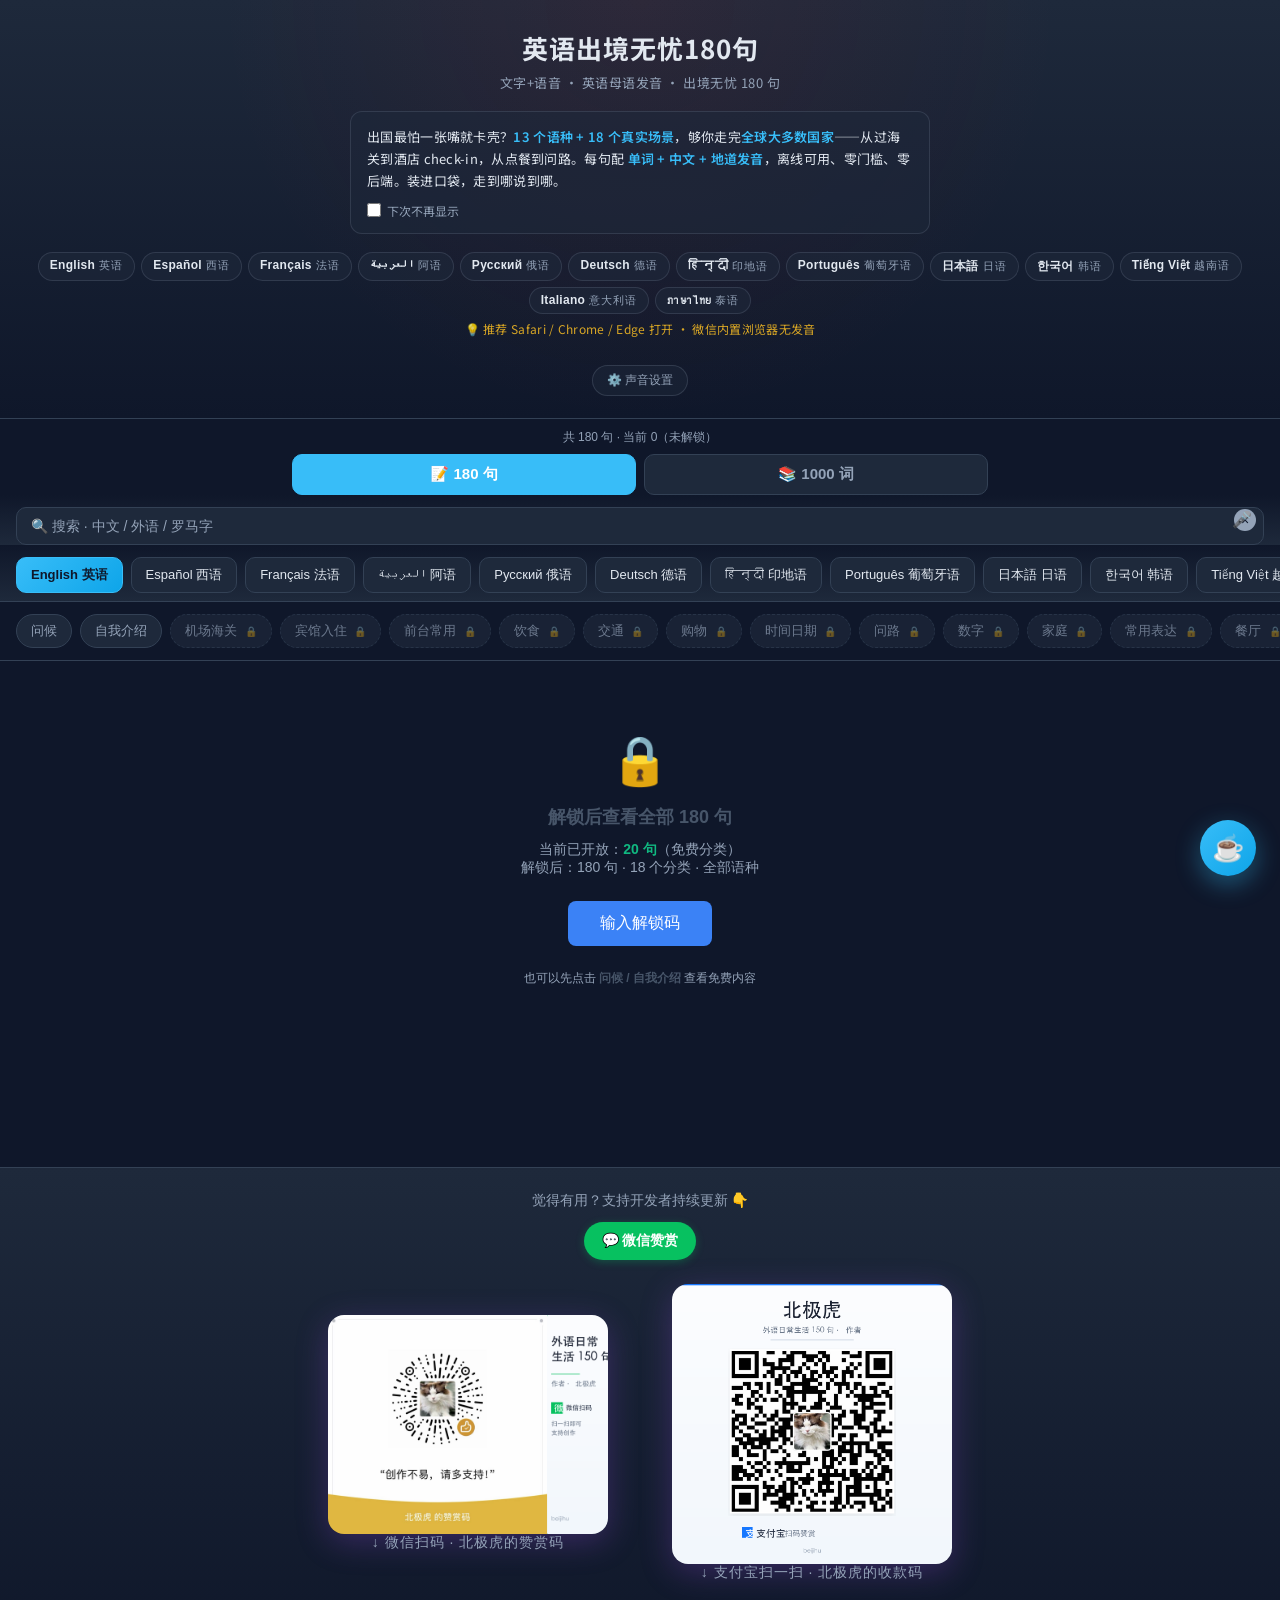
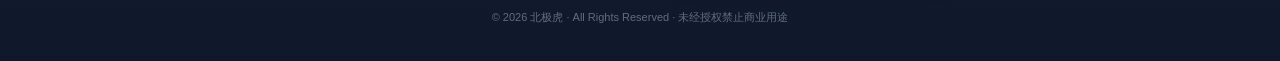
<file: index.html>
<!DOCTYPE html>
<html lang="zh-CN">
<head>
<meta charset="UTF-8">
<meta name="viewport" content="width=device-width, initial-scale=1.0, maximum-scale=1.0, user-scalable=no">
<meta name="apple-mobile-web-app-capable" content="yes">
<meta name="theme-color" content="#0f172a">
<meta name="description" content="英 / 西 / 法 / 阿 / 俄 / 德 / 印地 / 葡 / 日 / 韩 / 越 / 意 / 泰 13 语种 · 180 句 · 出境无忧 · 文字 + 罗马字 + 中文 + 浏览器原生发音 · GitHub Pages 静态网页,无后端。">

<!-- Open Graph / WeChat 分享卡片 -->
<meta property="og:title" content="出境无忧180句 · 13 语种速查">
<meta property="og:description" content="英 / 西 / 法 / 阿 / 俄 / 德 / 印地 / 葡 / 日 / 韩 / 越 / 意 / 泰 13 语种 · 160 句 · 海外旅游日常 · 文字 + 罗马字 + 中文 + 浏览器原生发音">
<meta property="og:type" content="website">
<meta property="og:url" content="https://chengjian19740507-afk.github.io/waiyu-100-app/">
<meta property="og:site_name" content="外语日常 150 句">
<meta property="og:locale" content="zh_CN">
<meta property="og:locale:alternate" content="en_US">
<meta property="og:image" content="https://chengjian19740507-afk.github.io/waiyu-100-app/og-image.png">
<meta property="og:image:secure_url" content="https://chengjian19740507-afk.github.io/waiyu-100-app/og-image.png">
<meta property="og:image:type" content="image/png">
<meta property="og:image:width" content="1200">
<meta property="og:image:height" content="630">
<meta property="og:image:alt" content="海外旅游日常用语150句 · 多语种入门 · 7 国语言版">

<!-- WeChat 专用 meta（部分客户端优先读取 wx: 前缀）-->
<meta name="wx:title" content="海外旅游日常用语150句 · 多语种入门">
<meta name="wx:description" content="英 / 西 / 法 / 阿 / 俄 / 德 / 印地 / 葡 / 日 / 韩 / 越 / 意 / 泰 13 语种 · 160 句 · 海外旅游日常 · 文字 + 罗马字 + 中文 + 浏览器原生发音">
<meta name="wx:image" content="https://chengjian19740507-afk.github.io/waiyu-100-app/og-image.png">
<meta name="wx:image:width" content="1200">
<meta name="wx:image:height" content="630">
<meta name="wx:url" content="https://chengjian19740507-afk.github.io/waiyu-100-app/">

<!-- Twitter / X -->
<meta name="twitter:card" content="summary_large_image">
<meta name="twitter:title" content="海外旅游日常用语150句 · 多语种入门">
<meta name="twitter:description" content="英 / 西 / 法 / 阿 / 俄 / 德 / 印地 / 葡 / 日 / 韩 / 越 / 意 / 泰 13 语种 · 160 句 · 海外旅游日常">
<meta name="twitter:image" content="https://chengjian19740507-afk.github.io/waiyu-100-app/og-image.png">

<title>出境无忧180句 · 13 语种速查</title>
<link rel="manifest" href="manifest.json">
<link rel="apple-touch-icon" href="icon-192.png">
<meta name="apple-mobile-web-app-title" content="出境无忧">
<meta name="apple-mobile-web-app-status-bar-style" content="black-translucent">
<link rel="preconnect" href="https://fonts.googleapis.com">
<link rel="preconnect" href="https://fonts.gstatic.com" crossorigin>
<link href="https://fonts.googleapis.com/css2?family=Inter:wght@400;500;600&family=Noto+Sans+SC:wght@400;500;700&family=Noto+Sans+wght@400;500;600&display=swap" rel="stylesheet">
<link rel="stylesheet" href="style.css">
</head>
<body>
<header class="hero">
  <h1 class="hero-title" id="app-title">出境无忧180句</h1>
  <p class="hero-tagline" id="app-subtitle">13 语种 · 180 句 · 出境直接用 · 文字 + 罗马字 + 中文 + 浏览器原生发音</p>
  <section class="hero-intro" id="hero-intro" aria-label="软件介绍">
    <p class="hero-intro-text">
      出国最怕一张嘴就卡壳？<strong>13 个语种 + 18 个真实场景</strong>，够你走完<strong>全球大多数国家</strong>——从过海关到酒店 check-in，从点餐到问路。每句配 <strong>单词 + 中文 + 地道发音</strong>，离线可用、零门槛、零后端。装进口袋，走到哪说到哪。
    </p>
    <label class="hero-intro-hide">
      <input type="checkbox" id="hero-intro-hide"> 下次不再显示
    </label>
  </section>
  <ul class="hero-langs" aria-label="支持语种">
    <li><span class="lang-name">English</span><span class="lang-zh">英语</span></li>
    <li><span class="lang-name">Español</span><span class="lang-zh">西语</span></li>
    <li><span class="lang-name">Français</span><span class="lang-zh">法语</span></li>
    <li><span class="lang-name">العربية</span><span class="lang-zh">阿语</span></li>
    <li><span class="lang-name">Русский</span><span class="lang-zh">俄语</span></li>
    <li><span class="lang-name">Deutsch</span><span class="lang-zh">德语</span></li>
    <li><span class="lang-name">हिन्दी</span><span class="lang-zh">印地语</span></li>
    <li><span class="lang-name">Português</span><span class="lang-zh">葡萄牙语</span></li>
    <li><span class="lang-name">日本語</span><span class="lang-zh">日语</span></li>
    <li><span class="lang-name">한국어</span><span class="lang-zh">韩语</span></li>
    <li><span class="lang-name">Tiếng Việt</span><span class="lang-zh">越南语</span></li>
    <li><span class="lang-name">Italiano</span><span class="lang-zh">意大利语</span></li>
    <li><span class="lang-name">ภาษาไทย</span><span class="lang-zh">泰语</span></li>
  </ul>
  <p class="hero-tip" id="hero-tip">💡 推荐 Safari / Chrome / Edge 打开 · 微信内置浏览器无发音</p>
  <button class="voice-btn" id="voice-btn" aria-label="声音设置">⚙️ 声音设置</button>
</header>
<div class="stats" id="stats"></div>

<div class="mode-toggle" id="mode-toggle" role="tablist" aria-label="内容模式">
  <button class="mode-btn active" data-mode="sentences" role="tab" aria-selected="true">📝 180 句</button>
  <button class="mode-btn" data-mode="vocab" role="tab" aria-selected="false">📚 1000 词</button>
</div>

<div class="search-box">
  <input type="search" id="search" placeholder="🔍 搜索 · 中文 / 外语 / 罗马字" autocomplete="off" aria-label="搜索">
  <button id="search-clear" aria-label="清除搜索" hidden>×</button>
  <button id="search-mic" aria-label="语音搜索" hidden>🎤</button>
</div>

<nav class="langs" id="langs" aria-label="语种切换">
  <button class="lang-chip" data-lang="en">English 英语</button>
  <button class="lang-chip" data-lang="es">Español 西语</button>
  <button class="lang-chip" data-lang="fr">Français 法语</button>
  <button class="lang-chip" data-lang="ar">العربية 阿语</button>
  <button class="lang-chip" data-lang="ru">Русский 俄语</button>
  <button class="lang-chip" data-lang="de">Deutsch 德语</button>
  <button class="lang-chip" data-lang="hi">हिन्दी 印地语</button>
  <button class="lang-chip" data-lang="pt">Português 葡萄牙语</button>
  <button class="lang-chip" data-lang="ja">日本語 日语</button>
  <button class="lang-chip" data-lang="ko">한국어 韩语</button>
  <button class="lang-chip" data-lang="vi">Tiếng Việt 越南语</button>
  <button class="lang-chip" data-lang="it">Italiano 意大利语</button>
  <button class="lang-chip" data-lang="th">ภาษาไทย 泰语</button>
</nav>

<nav class="cats" id="cats" aria-label="类别"></nav>

<main class="cards" id="cards"></main>

<main class="vocab" id="vocab" hidden aria-label="词汇表">
  <div class="vocab-info" id="vocab-info">📚 当前语种前 1000 高频词 · 点击单词可听发音</div>
  <div class="vocab-table-wrap">
    <table class="vocab-table">
      <thead>
        <tr>
          <th class="vocab-rank">#</th>
          <th class="vocab-word">单词</th>
          <th class="vocab-ipa">发音</th>
          <th class="vocab-trans">释义</th>
        </tr>
      </thead>
      <tbody id="vocab-tbody"></tbody>
    </table>
  </div>
  <div class="vocab-more" id="vocab-more" hidden>
    <button class="vocab-more-btn" id="vocab-more-btn">加载更多 ↓</button>
    <span class="vocab-count" id="vocab-count"></span>
  </div>
</main>

<footer class="tip">
  <p>觉得有用？支持开发者持续更新 👇</p>
  <div class="tip-buttons">
    <a class="tip-btn wechat" href="#" onclick="alert('微信扫一扫赞赏码：请联系开发者获取');return false;">💬 微信赞赏</a>
  </div>
  <div class="tip-card">
    <div class="tip-card-item">
      <img src="tip-card.png" alt="微信赞赏码 · 北极虎" loading="lazy" />
      <p class="tip-card-hint">↓ 微信扫码 · 北极虎的赞赏码</p>
    </div>
    <div class="tip-card-item">
      <img src="tip-alipay.png" alt="支付宝收款码 · 北极虎" loading="lazy" />
      <p class="tip-card-hint">↓ 支付宝扫一扫 · 北极虎的收款码</p>
    </div>
  </div>
  <p class="copyright">© 2026 北极虎 · All Rights Reserved · 未经授权禁止商业用途</p>
</footer>

<template id="card-tpl">
  <article class="card" data-id="">
    <div class="num"></div>
    <div class="body">
      <div class="text" dir="auto"></div>
      <div class="romanization"></div>
      <div class="translation"></div>
    </div>
    <button class="play" aria-label="播放">
      <svg viewBox="0 0 24 24" width="22" height="22" aria-hidden="true">
        <path fill="currentColor" d="M8 5v14l11-7z"/>
      </svg>
    </button>
  </article>
</template>

<!-- 悬浮打赏按钮 -->
<button class="tip-fab" id="tip-fab" aria-label="支持开发者" hidden>☕</button>

<!-- 打赏弹窗 -->
<!-- 付费门控弹窗 -->
<div class="paywall-modal" id="paywall-modal" hidden role="dialog" aria-modal="true" aria-labelledby="paywall-title">
  <div class="paywall-modal-backdrop" data-close></div>
  <div class="paywall-modal-card">
    <button class="paywall-modal-close" aria-label="关闭" data-close>×</button>
    <h2 id="paywall-title">🔒 解锁全部内容</h2>
    <p class="paywall-desc">本应用由 <strong>北极虎</strong> 独立维护。免费仅 <strong>问候 + 自我介绍</strong> 两类（共 20 句），其他 <strong>15 类</strong> 共 140 句需要打赏后解锁。</p>

    <div class="paywall-tip-section">
      <p class="paywall-tip-title">打赏方式（任选其一）</p>
      <div class="paywall-tip-codes">
        <div class="paywall-tip-code">
          <img src="tip-card.png" alt="微信赞赏码" loading="lazy" />
          <p>↓ 微信扫一扫</p>
        </div>
        <div class="paywall-tip-code">
          <img src="tip-alipay.png" alt="支付宝收款码" loading="lazy" />
          <p>↓ 支付宝扫一扫</p>
        </div>
      </div>
      <p class="paywall-tip-hint">打赏后请微信联系 <strong>北极虎</strong> 索取解锁码（无期限）</p>
    </div>

    <div class="paywall-unlock-section">
      <p class="paywall-tip-title">输入解锁码</p>
      <input type="text" id="paywall-code" placeholder="联系开发者获取解锁码" autocomplete="off" spellcheck="false" />
      <button id="paywall-unlock-btn">解锁</button>
      <p id="paywall-error" class="paywall-error" hidden></p>
      <p id="paywall-success" class="paywall-success" hidden></p>
    </div>
  </div>
</div>

<!-- 声音设置弹窗 -->
<div class="voice-modal" id="voice-modal" hidden role="dialog" aria-modal="true" aria-labelledby="voice-modal-title">
  <div class="voice-modal-backdrop" data-close></div>
  <div class="voice-modal-card">
    <button class="voice-modal-close" aria-label="关闭" data-close>×</button>
    <h2 id="voice-modal-title">声音设置</h2>
    <p class="voice-modal-desc">手动选择每个语种的发音声音。默认自动选最佳。</p>
    <div class="voice-modal-body" id="voice-modal-body">
      <!-- 动态填充 -->
    </div>
  </div>
</div>

<div class="tip-modal" id="tip-modal" hidden role="dialog" aria-modal="true" aria-labelledby="tip-modal-title">
  <div class="tip-modal-backdrop" data-close></div>
  <div class="tip-modal-card">
    <button class="tip-modal-close" aria-label="关闭" data-close>×</button>
    <h2 id="tip-modal-title">觉得有用？支持一下</h2>
    <p class="tip-modal-desc">如果你愿意，请我喝杯咖啡 ☕ · 北极虎 持续更新</p>
    <div class="tip-modal-codes">
      <div class="tip-modal-code">
        <img src="tip-card.png" alt="微信赞赏码" loading="lazy" />
        <p>↓ 微信扫一扫</p>
      </div>
      <div class="tip-modal-code">
        <img src="tip-alipay.png" alt="支付宝收款码" loading="lazy" />
        <p>↓ 支付宝扫一扫</p>
      </div>
    </div>
  </div>
</div>

<script src="waiyu-180-final.js"></script>
</body>
</html>
</file>
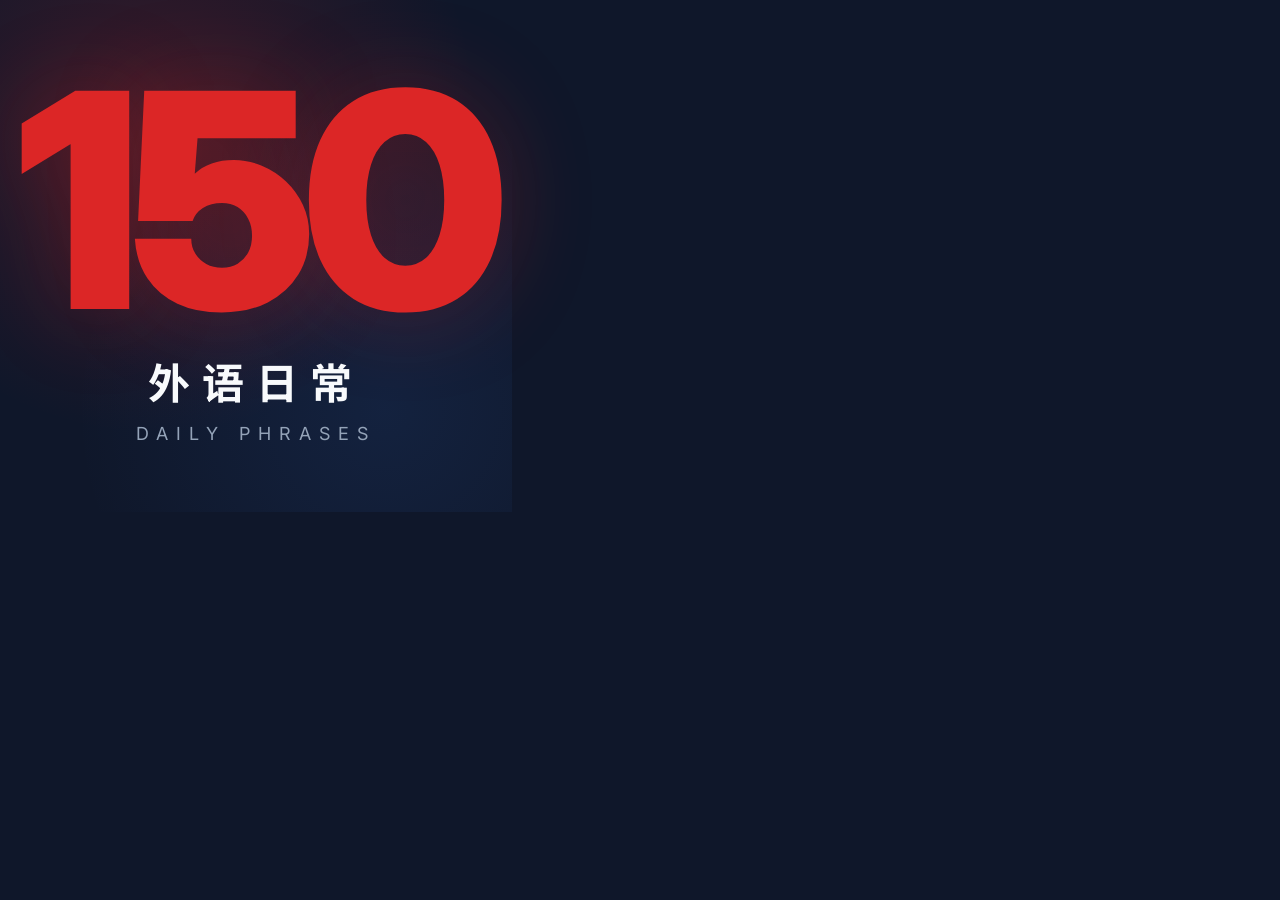
<file: icon.html>
<!DOCTYPE html>
<html lang="zh-CN">
<head>
<meta charset="UTF-8">
<link href="https://fonts.googleapis.com/css2?family=Inter:wght@900&family=Noto+Sans+SC:wght@700&display=swap" rel="stylesheet">
<style>
  html, body {
    margin: 0; padding: 0;
    background: #0f172a;
    font-family: 'Inter', 'Noto Sans SC', sans-serif;
    overflow: hidden;
  }
  .icon {
    width: 512px; height: 512px;
    display: flex;
    flex-direction: column;
    align-items: center;
    justify-content: center;
    background:
      radial-gradient(circle at 30% 22%, rgba(220,38,38,0.20) 0%, transparent 60%),
      radial-gradient(circle at 75% 80%, rgba(59,130,246,0.10) 0%, transparent 55%),
      #0f172a;
  }
  .num {
    font-family: 'Inter', sans-serif;
    font-size: 300px;
    font-weight: 900;
    line-height: 0.88;
    color: #dc2626;
    letter-spacing: -12px;
    text-shadow: 0 0 90px rgba(220,38,38,0.30);
  }
  .cn {
    margin-top: 18px;
    font-family: 'Noto Sans SC', sans-serif;
    font-size: 42px;
    font-weight: 700;
    color: #f8fafc;
    letter-spacing: 12px;
  }
  .label {
    margin-top: 12px;
    font-family: 'Inter', sans-serif;
    font-size: 18px;
    font-weight: 400;
    letter-spacing: 8px;
    color: #94a3b8;
  }
</style>
</head>
<body>
<div class="icon">
  <div class="num">150</div>
  <div class="cn">外语日常</div>
  <div class="label">DAILY PHRASES</div>
</div>
</body>
</html>
</file>
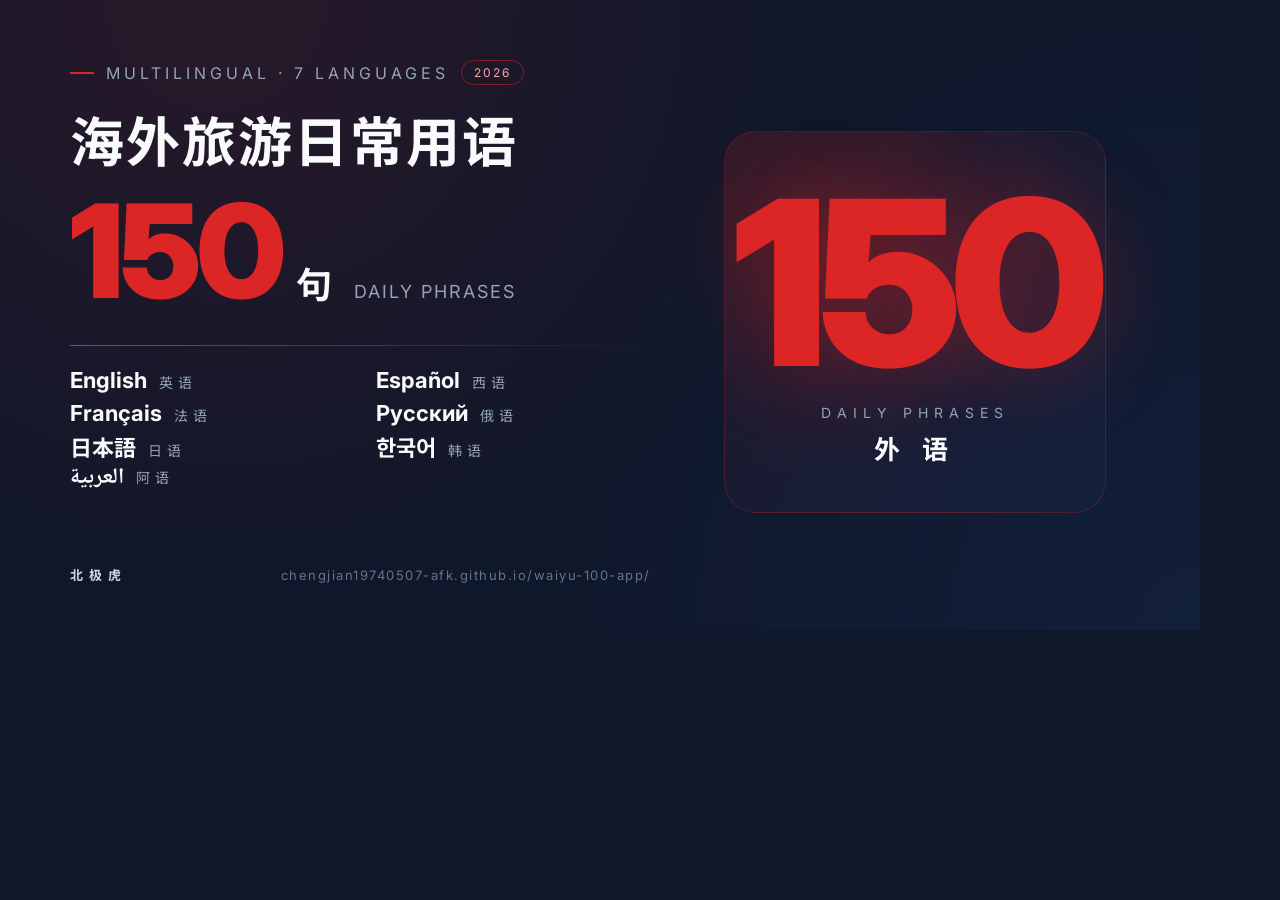
<file: og-cover.html>
<!DOCTYPE html>
<html lang="zh-CN">
<head>
<meta charset="UTF-8">
<title>OG Cover 1200x630 · 海外旅游日常用语150句</title>
<link href="https://fonts.googleapis.com/css2?family=Inter:wght@200;400;700;900&family=Noto+Sans+SC:wght@400;700;900&family=Noto+Naskh+Arabic:wght@400;700&family=Noto+Sans+JP:wght@400;700&family=Noto+Sans+KR:wght@400;700&display=swap" rel="stylesheet">
<style>
  html, body {
    margin: 0;
    padding: 0;
    background: #0f172a;
    color: #f8fafc;
    font-family: 'Inter', 'Noto Sans SC', sans-serif;
    width: 1200px;
    height: 630px;
    overflow: hidden;
  }
  .cover {
    width: 1200px;
    height: 630px;
    box-sizing: border-box;
    padding: 60px 70px 46px;
    display: flex;
    flex-direction: row;
    gap: 50px;
    background:
      radial-gradient(circle at 18% 0%, rgba(220,38,38,0.12) 0%, transparent 55%),
      radial-gradient(circle at 100% 100%, rgba(59,130,246,0.08) 0%, transparent 50%),
      #0f172a;
  }
  .left {
    flex: 1.15;
    display: flex;
    flex-direction: column;
    min-width: 0;
  }
  .right {
    flex: 0.85;
    display: flex;
    align-items: center;
    justify-content: center;
    min-width: 0;
  }
  .top-line {
    display: flex;
    align-items: center;
    gap: 12px;
    margin-bottom: 24px;
  }
  .top-line::before {
    content: '';
    display: inline-block;
    width: 24px;
    height: 2px;
    background: #dc2626;
  }
  .top-line .label {
    font-size: 16px;
    font-weight: 400;
    letter-spacing: 4px;
    color: #94a3b8;
    text-transform: uppercase;
  }
  .badge {
    display: inline-block;
    padding: 4px 12px;
    border: 1px solid rgba(220,38,38,0.5);
    color: #fca5a5;
    border-radius: 999px;
    font-size: 12px;
    letter-spacing: 2px;
  }
  .title {
    font-family: 'Noto Sans SC', 'Inter', sans-serif;
    font-size: 54px;
    font-weight: 700;
    line-height: 1.1;
    letter-spacing: 2px;
    color: #f8fafc;
    margin: 0 0 18px;
  }
  .num-row {
    display: flex;
    align-items: baseline;
    gap: 14px;
    margin: 6px 0 14px;
  }
  .num {
    font-family: 'Inter', sans-serif;
    font-size: 130px;
    font-weight: 900;
    line-height: 0.9;
    color: #dc2626;
    letter-spacing: -4px;
  }
  .num-unit {
    font-family: 'Noto Sans SC', sans-serif;
    font-size: 36px;
    font-weight: 700;
    color: #f8fafc;
    letter-spacing: 4px;
  }
  .num-sub {
    margin-left: 4px;
    font-family: 'Inter', sans-serif;
    font-size: 18px;
    font-weight: 400;
    color: #94a3b8;
    letter-spacing: 2px;
  }
  .divider {
    margin: 22px 0 20px;
    height: 1px;
    background: linear-gradient(to right, rgba(148,163,184,0.5), transparent);
  }
  .langs {
    display: grid;
    grid-template-columns: 1fr 1fr;
    gap: 4px 32px;
  }
  .lang-row {
    display: flex;
    align-items: baseline;
    gap: 12px;
    font-size: 22px;
    line-height: 1.3;
  }
  .lang-row .name { font-weight: 700; }
  .lang-row .zh {
    font-family: 'Noto Sans SC', sans-serif;
    font-weight: 400;
    font-size: 14px;
    color: #94a3b8;
    letter-spacing: 1px;
  }
  .lang-en { font-family: 'Inter', sans-serif; }
  .lang-es { font-family: 'Inter', sans-serif; }
  .lang-fr { font-family: 'Inter', sans-serif; }
  .lang-ru { font-family: 'Inter', sans-serif; }
  .lang-ja { font-family: 'Noto Sans JP', 'Inter', sans-serif; }
  .lang-ko { font-family: 'Noto Sans KR', 'Inter', sans-serif; }
  .lang-ar { font-family: 'Noto Naskh Arabic', 'Inter', sans-serif; direction: rtl; }
  .footer {
    margin-top: auto;
    display: flex;
    justify-content: space-between;
    align-items: baseline;
    color: #64748b;
    font-size: 13px;
    letter-spacing: 1.5px;
  }
  .footer .author {
    font-family: 'Noto Sans SC', sans-serif;
    color: #cbd5e1;
    font-weight: 700;
  }
  /* Right visual block */
  .visual {
    width: 380px;
    height: 380px;
    border-radius: 32px;
    background:
      radial-gradient(circle at 30% 25%, rgba(220,38,38,0.18) 0%, transparent 65%),
      linear-gradient(135deg, rgba(220,38,38,0.08), rgba(59,130,246,0.04));
    border: 1px solid rgba(220,38,38,0.25);
    display: flex;
    flex-direction: column;
    align-items: center;
    justify-content: center;
    position: relative;
  }
  .visual .big-num {
    font-family: 'Inter', sans-serif;
    font-size: 230px;
    font-weight: 900;
    line-height: 0.9;
    color: #dc2626;
    letter-spacing: -10px;
    text-shadow: 0 0 80px rgba(220,38,38,0.35);
  }
  .visual .label {
    margin-top: 18px;
    font-family: 'Inter', sans-serif;
    font-size: 14px;
    font-weight: 400;
    letter-spacing: 6px;
    color: #94a3b8;
  }
  .visual .cn {
    margin-top: 8px;
    font-family: 'Noto Sans SC', sans-serif;
    font-size: 26px;
    font-weight: 700;
    color: #f8fafc;
    letter-spacing: 8px;
  }
</style>
</head>
<body>
<div class="cover">
  <div class="left">
    <div class="top-line">
      <span class="label">MULTILINGUAL · 7 LANGUAGES</span>
      <span class="badge">2026</span>
    </div>

    <h1 class="title">海外旅游日常用语</h1>

    <div class="num-row">
      <span class="num">150</span>
      <span class="num-unit">句</span>
      <span class="num-sub">DAILY PHRASES</span>
    </div>

    <div class="divider"></div>

    <div class="langs">
      <div class="lang-row"><span class="name lang-en">English</span><span class="zh">英 语</span></div>
      <div class="lang-row"><span class="name lang-es">Español</span><span class="zh">西 语</span></div>
      <div class="lang-row"><span class="name lang-fr">Français</span><span class="zh">法 语</span></div>
      <div class="lang-row"><span class="name lang-ru">Русский</span><span class="zh">俄 语</span></div>
      <div class="lang-row"><span class="name lang-ja">日本語</span><span class="zh">日 语</span></div>
      <div class="lang-row"><span class="name lang-ko">한국어</span><span class="zh">韩 语</span></div>
      <div class="lang-row"><span class="name lang-ar">العربية</span><span class="zh">阿 语</span></div>
    </div>

    <div class="footer">
      <span class="author">北 极 虎</span>
      <span>chengjian19740507-afk.github.io/waiyu-100-app/</span>
    </div>
  </div>

  <div class="right">
    <div class="visual">
      <div class="big-num">150</div>
      <div class="label">DAILY PHRASES</div>
      <div class="cn">外 语</div>
    </div>
  </div>
</div>
</body>
</html>
</file>
<file: style.css>
:root {
  --bg: #0f172a;
  --bg-2: #1e293b;
  --fg: #e2e8f0;
  --fg-dim: #94a3b8;
  --accent: #38bdf8;
  --ar: #fef3c7;
  --border: #334155;
  --playing: #f59e0b;
}

* { box-sizing: border-box; }

html, body {
  margin: 0;
  padding: 0;
  background: var(--bg);
  color: var(--fg);
  font-family: -apple-system, BlinkMacSystemFont, "Segoe UI", "PingFang SC", "Microsoft YaHei", sans-serif;
  -webkit-font-smoothing: antialiased;
  min-height: 100vh;
  overscroll-behavior: none;
}

.hero {
  padding: 32px 20px 22px;
  text-align: center;
  background:
    radial-gradient(circle at 50% 0%, rgba(220,38,38,0.08) 0%, transparent 55%),
    linear-gradient(180deg, #1e293b 0%, #0f172a 100%);
  border-bottom: 1px solid var(--border);
}

.hero-title {
  margin: 0 0 10px;
  font-family: 'Noto Sans SC', -apple-system, sans-serif;
  font-size: 26px;
  font-weight: 700;
  letter-spacing: 1px;
  color: var(--fg);
  line-height: 1.2;
}

.hero-tagline {
  margin: 0 0 18px;
  font-family: 'Noto Sans SC', -apple-system, sans-serif;
  font-size: 13px;
  color: var(--fg-dim);
  letter-spacing: 0.5px;
  line-height: 1.5;
}

/* ============ 浏览器推荐提示（被动展示）============ */
.hero-tip {
  margin: 6px 0 14px;
  font-family: 'Noto Sans SC', -apple-system, sans-serif;
  font-size: 12px;
  color: #fbbf24;
  letter-spacing: 0.3px;
  text-align: center;
  opacity: 0.85;
}
.hero-tip:hover { opacity: 1; }
@media (max-width: 480px) {
  .hero-tip { font-size: 11px; }
}

/* ============ 首页软件介绍（首次显示 + 可关闭）============ */
.hero-intro {
  margin: 0 auto 18px;
  max-width: 580px;
  padding: 14px 16px 12px;
  background: rgba(30, 41, 59, 0.55);
  border: 1px solid rgba(148, 163, 184, 0.18);
  border-radius: 12px;
  text-align: left;
  animation: hero-intro-in 0.35s ease-out;
}
.hero-intro-text {
  margin: 0 0 10px;
  font-family: 'Noto Sans SC', -apple-system, sans-serif;
  font-size: 13px;
  line-height: 1.7;
  color: var(--fg);
  letter-spacing: 0.3px;
}
.hero-intro-text strong {
  color: var(--accent);
  font-weight: 600;
}
.hero-intro-hide {
  display: inline-flex;
  align-items: center;
  gap: 6px;
  font-family: 'Noto Sans SC', -apple-system, sans-serif;
  font-size: 12px;
  color: var(--fg-dim);
  cursor: pointer;
  user-select: none;
}
.hero-intro-hide input {
  width: 14px;
  height: 14px;
  accent-color: var(--accent);
  cursor: pointer;
  margin: 0;
}
.hero-intro[hidden] { display: none; }
@keyframes hero-intro-in {
  from { opacity: 0; transform: translateY(-6px); }
  to   { opacity: 1; transform: translateY(0); }
}
@media (max-width: 380px) {
  .hero-intro { padding: 12px 14px 10px; }
  .hero-intro-text { font-size: 12px; }
}

.hero-langs {
  list-style: none;
  padding: 0;
  margin: 0;
  display: flex;
  flex-wrap: wrap;
  justify-content: center;
  gap: 6px;
}

.hero-langs li {
  display: inline-flex;
  align-items: baseline;
  gap: 4px;
  padding: 5px 11px;
  background: rgba(30,41,59,0.6);
  border: 1px solid rgba(148,163,184,0.18);
  border-radius: 999px;
  font-size: 12px;
  color: var(--fg);
  font-weight: 500;
}

.hero-langs li .lang-name {
  font-weight: 600;
  letter-spacing: 0.3px;
}

.hero-langs li .lang-zh {
  font-size: 11px;
  color: var(--fg-dim);
  letter-spacing: 1px;
}

.hero-langs li:nth-child(7) .lang-name {
  font-family: "Noto Naskh Arabic", serif;
  font-size: 13px;
  direction: rtl;
}

.voice-btn {
  margin-top: 14px;
  padding: 6px 14px;
  font-family: inherit;
  font-size: 12px;
  font-weight: 500;
  color: var(--fg-dim);
  background: rgba(30,41,59,0.5);
  border: 1px solid rgba(148,163,184,0.2);
  border-radius: 999px;
  cursor: pointer;
  transition: all 0.15s;
  -webkit-tap-highlight-color: transparent;
}
.voice-btn:hover {
  color: var(--fg);
  border-color: var(--accent);
  background: rgba(56,189,248,0.1);
}
.voice-btn:active { transform: scale(0.96); }

/* ============ 付费门控弹窗 ============ */
.paywall-modal {
  position: fixed;
  inset: 0;
  z-index: 1200;
  display: flex;
  align-items: center;
  justify-content: center;
  padding: 16px;
}
.paywall-modal[hidden] { display: none; }
.paywall-modal-backdrop {
  position: absolute;
  inset: 0;
  background: rgba(15,23,42,0.85);
  backdrop-filter: blur(6px);
  -webkit-backdrop-filter: blur(6px);
}
.paywall-modal-card {
  position: relative;
  background: linear-gradient(180deg, #1e293b 0%, #0f172a 100%);
  border: 1px solid var(--border);
  border-radius: 20px;
  padding: 26px 20px 22px;
  max-width: 440px;
  width: 100%;
  max-height: 92vh;
  overflow-y: auto;
  box-shadow: 0 24px 64px rgba(0,0,0,0.55);
  animation: tip-modal-in 0.2s ease-out;
}
.paywall-modal-close {
  position: absolute;
  top: 10px;
  right: 10px;
  width: 32px;
  height: 32px;
  border-radius: 50%;
  border: none;
  background: var(--bg-2);
  color: var(--fg-dim);
  font-size: 20px;
  line-height: 1;
  cursor: pointer;
  display: flex;
  align-items: center;
  justify-content: center;
  padding: 0;
}
.paywall-modal-close:hover { color: var(--fg); background: var(--border); }
.paywall-modal-card h2 {
  margin: 0 0 12px;
  font-size: 19px;
  color: var(--fg);
  text-align: center;
  font-weight: 700;
}
.paywall-desc {
  margin: 0 0 18px;
  font-size: 13px;
  color: var(--fg-dim);
  line-height: 1.65;
  text-align: center;
}
.paywall-desc strong { color: var(--accent); font-weight: 600; }
.paywall-tip-section, .paywall-unlock-section {
  margin-bottom: 16px;
  padding: 14px;
  background: rgba(30,41,59,0.45);
  border-radius: 12px;
  border: 1px solid rgba(148,163,184,0.1);
}
.paywall-tip-title {
  margin: 0 0 12px;
  font-size: 13px;
  color: var(--accent);
  font-weight: 600;
  letter-spacing: 0.5px;
}
.paywall-tip-codes {
  display: flex;
  gap: 14px;
  justify-content: center;
  margin-bottom: 12px;
}
.paywall-tip-code {
  flex: 1;
  display: flex;
  flex-direction: column;
  align-items: center;
  gap: 6px;
}
.paywall-tip-code img {
  width: 100%;
  max-width: 150px;
  height: auto;
  border-radius: 8px;
  background: white;
  padding: 6px;
}
.paywall-tip-code p {
  margin: 0;
  font-size: 11px;
  color: var(--fg-dim);
}
.paywall-tip-btn {
  display: block;
  text-align: center;
  padding: 9px 16px;
  margin: 6px 0;
  background: #FFDD00;
  color: #0f172a;
  font-weight: 700;
  font-size: 13px;
  text-decoration: none;
  border-radius: 999px;
  transition: all 0.15s;
}
.paywall-tip-btn:hover { background: #FFED4E; transform: translateY(-1px); }
.paywall-tip-hint {
  margin: 8px 0 0;
  font-size: 12px;
  color: var(--fg-dim);
  text-align: center;
  line-height: 1.5;
}
.paywall-tip-hint strong { color: #fca5a5; font-weight: 600; }
.paywall-unlock-section input {
  width: 100%;
  padding: 10px 12px;
  font-family: inherit;
  font-size: 14px;
  color: var(--fg);
  background: var(--bg-2);
  border: 1px solid var(--border);
  border-radius: 8px;
  outline: none;
  margin-bottom: 8px;
  -webkit-appearance: none;
  appearance: none;
}
.paywall-unlock-section input:focus {
  border-color: var(--accent);
  box-shadow: 0 0 0 2px rgba(56,189,248,0.2);
}
.paywall-unlock-section button {
  width: 100%;
  padding: 10px 16px;
  font-family: inherit;
  font-size: 14px;
  font-weight: 700;
  color: #0f172a;
  background: linear-gradient(135deg, #38bdf8 0%, #0ea5e9 100%);
  border: none;
  border-radius: 8px;
  cursor: pointer;
  transition: all 0.15s;
}
.paywall-unlock-section button:hover {
  transform: translateY(-1px);
  box-shadow: 0 4px 12px rgba(56,189,248,0.35);
}
.paywall-unlock-section button:active { transform: translateY(0); }
.paywall-error {
  margin: 8px 0 0;
  padding: 8px 12px;
  font-size: 13px;
  color: #fca5a5;
  background: rgba(220,38,38,0.15);
  border-radius: 6px;
  text-align: center;
}
.paywall-success {
  margin: 8px 0 0;
  padding: 8px 12px;
  font-size: 13px;
  color: #86efac;
  background: rgba(34,197,94,0.15);
  border-radius: 6px;
  text-align: center;
}
@media (max-width: 380px) {
  .paywall-modal-card { padding: 22px 16px 18px; }
  .paywall-tip-codes { flex-direction: column; gap: 10px; }
}

/* ============ 声音设置弹窗 ============ */
.voice-modal {
  position: fixed;
  inset: 0;
  z-index: 1100;
  display: flex;
  align-items: center;
  justify-content: center;
  padding: 20px;
}
.voice-modal[hidden] { display: none; }
.voice-modal-backdrop {
  position: absolute;
  inset: 0;
  background: rgba(15,23,42,0.78);
  backdrop-filter: blur(4px);
  -webkit-backdrop-filter: blur(4px);
}
.voice-modal-card {
  position: relative;
  background: linear-gradient(180deg, #1e293b 0%, #0f172a 100%);
  border: 1px solid var(--border);
  border-radius: 20px;
  padding: 28px 22px 22px;
  max-width: 440px;
  width: 100%;
  max-height: 82vh;
  overflow-y: auto;
  box-shadow: 0 24px 64px rgba(0,0,0,0.5);
  animation: tip-modal-in 0.2s ease-out;
}
.voice-modal-close {
  position: absolute;
  top: 12px;
  right: 12px;
  width: 32px;
  height: 32px;
  border-radius: 50%;
  border: none;
  background: var(--bg-2);
  color: var(--fg-dim);
  font-size: 20px;
  line-height: 1;
  cursor: pointer;
  display: flex;
  align-items: center;
  justify-content: center;
  padding: 0;
}
.voice-modal-close:hover { color: var(--fg); background: var(--border); }
.voice-modal-card h2 {
  margin: 0 0 8px;
  font-size: 18px;
  color: var(--fg);
  font-weight: 700;
}
.voice-modal-desc {
  margin: 0 0 18px;
  font-size: 13px;
  color: var(--fg-dim);
  line-height: 1.5;
}
.voice-group {
  margin-bottom: 14px;
}
.voice-group h3 {
  margin: 0 0 6px;
  font-size: 13px;
  color: var(--accent);
  font-weight: 600;
  letter-spacing: 0.5px;
}
.voice-group select {
  width: 100%;
  padding: 9px 12px;
  font-family: inherit;
  font-size: 13px;
  color: var(--fg);
  background: var(--bg-2);
  border: 1px solid var(--border);
  border-radius: 8px;
  outline: none;
  cursor: pointer;
  -webkit-appearance: none;
  appearance: none;
  background-image: url("data:image/svg+xml,%3Csvg xmlns='http://www.w3.org/2000/svg' width='12' height='8' viewBox='0 0 12 8'%3E%3Cpath fill='%2394a3b8' d='M6 8L0 0h12z'/%3E%3C/svg%3E");
  background-repeat: no-repeat;
  background-position: right 12px center;
  padding-right: 32px;
}
.voice-group select:focus { border-color: var(--accent); }
.voice-empty {
  font-size: 12px;
  color: var(--fg-dim);
  padding: 8px 12px;
  background: rgba(30,41,59,0.4);
  border-radius: 8px;
  font-style: italic;
}

.stats {
  padding: 10px 20px 0;
  font-size: 12px;
  color: var(--fg-dim);
  font-variant-numeric: tabular-nums;
  text-align: center;
}

@media (max-width: 380px) {
  .hero { padding: 24px 16px 18px; }
  .hero-title { font-size: 22px; }
  .hero-tagline { font-size: 12px; }
  .hero-langs li { font-size: 11px; padding: 4px 9px; }
  .cats { padding: 10px 12px; }
  .cards { padding: 10px 12px 60px; }
}

.cats {
  display: flex;
  gap: 8px;
  overflow-x: auto;
  padding: 12px 16px;
  background: var(--bg);
  border-bottom: 1px solid var(--border);
  -webkit-overflow-scrolling: touch;
  scrollbar-width: none;
}
.cats::-webkit-scrollbar { display: none; }

.chip {
  flex: 0 0 auto;
  padding: 7px 14px;
  border-radius: 999px;
  border: 1px solid var(--border);
  background: var(--bg-2);
  color: var(--fg-dim);
  font-size: 13px;
  cursor: pointer;
  transition: all 0.15s;
  white-space: nowrap;
  user-select: none;
}
.chip.active {
  background: var(--accent);
  color: #0f172a;
  border-color: var(--accent);
  font-weight: 600;
}
.chip.locked {
  border-style: dashed;
  opacity: 0.7;
  cursor: not-allowed;
}
.chip.locked:hover {
  background: rgba(220,38,38,0.08);
  border-color: rgba(220,38,38,0.4);
  opacity: 0.95;
}
.chip .lock-icon {
  font-size: 10px;
  margin-left: 4px;
  opacity: 0.6;
}

.cards {
  padding: 12px 16px 80px;
  display: flex;
  flex-direction: column;
  gap: 10px;
}

.card {
  display: flex;
  align-items: stretch;
  gap: 12px;
  padding: 14px 14px 14px 12px;
  background: var(--bg-2);
  border: 1px solid var(--border);
  border-radius: 14px;
  cursor: pointer;
  transition: all 0.15s;
}

.card:active {
  transform: scale(0.98);
  background: #273449;
}

.card.playing {
  border-color: var(--playing);
  box-shadow: 0 0 0 2px rgba(245, 158, 11, 0.25);
}

.num {
  flex: 0 0 auto;
  width: 28px;
  display: flex;
  align-items: center;
  justify-content: center;
  font-size: 12px;
  font-weight: 600;
  color: var(--fg-dim);
  background: rgba(148, 163, 184, 0.1);
  border-radius: 8px;
  font-variant-numeric: tabular-nums;
}

.body {
  flex: 1 1 auto;
  min-width: 0;
  display: flex;
  flex-direction: column;
  gap: 4px;
}

.ar {
  font-family: "Noto Naskh Arabic", "Noto Sans Arabic", "Geeza Pro", serif;
  font-size: 24px;
  line-height: 1.4;
  color: var(--ar);
  font-weight: 600;
  text-align: right;
  word-spacing: 2px;
}

.trans {
  font-size: 13px;
  color: var(--fg);
  font-style: italic;
  font-family: "Inter", -apple-system, sans-serif;
  letter-spacing: 0.2px;
}

.zh {
  font-size: 14px;
  color: var(--fg-dim);
}

.play {
  flex: 0 0 auto;
  width: 44px;
  height: 44px;
  align-self: center;
  border: none;
  border-radius: 50%;
  background: var(--accent);
  color: #0f172a;
  cursor: pointer;
  display: flex;
  align-items: center;
  justify-content: center;
  transition: all 0.15s;
  -webkit-tap-highlight-color: transparent;
}

.play.playing {
  background: var(--playing);
}

.play:disabled {
  background: #475569;
  cursor: not-allowed;
}

.play:disabled svg {
  display: none;
}

.play:disabled::after {
  content: "";
  width: 14px;
  height: 14px;
  border: 2px solid #94a3b8;
  border-top-color: transparent;
  border-radius: 50%;
  animation: spin 0.8s linear infinite;
}

@keyframes spin {
  to { transform: rotate(360deg); }
}

/* .top 已迁移至 .hero（2026-08-02）*/

/* ============ 搜索框 ============ */
.search-box {
  position: relative;
  padding: 12px 16px 0;
  background: linear-gradient(180deg, var(--bg) 0%, var(--bg-2) 100%);
}
#search {
  width: 100%;
  padding: 10px 36px 10px 14px;
  font-size: 14px;
  font-family: inherit;
  color: var(--fg);
  background: var(--bg-2);
  border: 1px solid var(--border);
  border-radius: 10px;
  outline: none;
  transition: all 0.15s;
  -webkit-appearance: none;
  appearance: none;
}
#search::placeholder { color: var(--fg-dim); }
#search:focus {
  border-color: var(--accent);
  box-shadow: 0 0 0 2px rgba(56, 189, 248, 0.2);
}
#search::-webkit-search-cancel-button { display: none; }
#search-clear {
  position: absolute;
  right: 24px;
  top: 50%;
  transform: translateY(-50%);
  width: 22px;
  height: 22px;
  border: none;
  border-radius: 50%;
  background: var(--fg-dim);
  color: var(--bg);
  font-size: 14px;
  line-height: 1;
  cursor: pointer;
  display: flex;
  align-items: center;
  justify-content: center;
  padding: 0;
}
#search-clear:hover { background: var(--accent); }

#search-mic {
  position: absolute;
  right: 24px;
  top: 50%;
  transform: translateY(-50%);
  width: 28px;
  height: 28px;
  border: none;
  border-radius: 50%;
  background: transparent;
  font-size: 16px;
  line-height: 1;
  cursor: pointer;
  display: flex;
  align-items: center;
  justify-content: center;
  padding: 0;
  opacity: 0.65;
  transition: opacity 0.15s, background 0.15s;
}
#search-mic:hover { opacity: 1; background: rgba(56, 189, 248, 0.15); }
#search-mic.recording {
  opacity: 1;
  background: rgba(239, 68, 68, 0.2);
  animation: mic-pulse 1.2s ease-in-out infinite;
}
@keyframes mic-pulse {
  0%, 100% { transform: translateY(-50%) scale(1); }
  50% { transform: translateY(-50%) scale(1.15); }
}
/* 有清除按钮时，麦克风左移避让 */
.search-box.has-clear #search-mic { right: 52px; }

/* ============ 多语种切换器 ============ */
.langs {
  display: flex;
  gap: 8px;
  overflow-x: auto;
  padding: 12px 16px 8px;
  background: linear-gradient(180deg, var(--bg) 0%, var(--bg-2) 100%);
  border-bottom: 1px solid var(--border);
  -webkit-overflow-scrolling: touch;
  scrollbar-width: none;
}
.langs::-webkit-scrollbar { display: none; }

.lang-chip {
  flex: 0 0 auto;
  padding: 8px 14px;
  border-radius: 10px;
  border: 1px solid var(--border);
  background: var(--bg-2);
  color: var(--fg);
  font-size: 13px;
  font-weight: 500;
  cursor: pointer;
  transition: all 0.15s;
  white-space: nowrap;
  user-select: none;
}
.lang-chip.active {
  background: linear-gradient(135deg, #38bdf8 0%, #0ea5e9 100%);
  color: #0f172a;
  border-color: var(--accent);
  font-weight: 700;
}

/* ============ 多语种卡片通用样式 ============ */
.text {
  font-size: 22px;
  line-height: 1.4;
  color: var(--fg);
  font-weight: 600;
  word-spacing: 2px;
  font-family: "Inter", "Noto Sans", -apple-system, sans-serif;
}
.text[lang="ru"] {
  font-family: "Noto Sans", -apple-system, sans-serif;
  font-size: 21px;
}
.text[lang="ar"] {
  font-family: "Noto Naskh Arabic", "Noto Sans Arabic", "Geeza Pro", "Geeza", serif;
  font-size: 24px;
  text-align: right;
  line-height: 1.5;
  color: #fef3c7;
}
.text[dir="rtl"] {
  text-align: right;
  direction: rtl;
}
.romanization {
  font-size: 13px;
  color: var(--fg);
  font-style: italic;
  font-family: "Inter", -apple-system, sans-serif;
  letter-spacing: 0.2px;
}
.translation {
  font-size: 14px;
  color: var(--fg-dim);
}

/* ============ 底部打赏 ============ */
.tip {
  margin-top: 40px;
  padding: 24px 16px;
  background: linear-gradient(180deg, var(--bg-2) 0%, var(--bg) 100%);
  border-top: 1px solid var(--border);
  text-align: center;
}
.tip p { margin: 0 0 12px; color: var(--fg-dim); font-size: 14px; }
.tip .copyright { margin-top: 16px; font-size: 11px; opacity: 0.6; }
.tip-card {
  display: flex;
  flex-direction: row;
  flex-wrap: wrap;
  align-items: center;
  justify-content: center;
  gap: 24px;
  margin: 24px auto 16px;
  max-width: 720px;
}
.tip-card-item {
  display: flex;
  flex-direction: column;
  align-items: center;
  max-width: 320px;
  flex: 1 1 280px;
}
.tip-card img {
  width: 100%;
  max-width: 280px;
  height: auto;
  border-radius: 16px;
  box-shadow: 0 8px 32px rgba(168, 85, 247, 0.25);
}
.tip-card-hint {
  margin-top: 12px;
  color: var(--fg-dim);
  font-size: 14px;
  letter-spacing: 1px;
  text-align: center;
}
@media (max-width: 640px) {
  .tip-card {
    flex-direction: column;
    max-width: 320px;
    gap: 16px;
  }
}
.tip-buttons {
  display: flex;
  gap: 12px;
  justify-content: center;
  flex-wrap: wrap;
}
.tip-btn {
  display: inline-block;
  padding: 10px 18px;
  border-radius: 999px;
  background: #FFDD00;
  color: #0f172a;
  font-weight: 700;
  font-size: 14px;
  text-decoration: none;
  transition: all 0.15s;
  box-shadow: 0 2px 8px rgba(255, 221, 0, 0.3);
}
.tip-btn.wechat {
  background: #07C160;
  color: white;
  box-shadow: 0 2px 8px rgba(7, 193, 96, 0.3);
}
.tip-btn.wechat:hover { background: #06AD56; transform: translateY(-1px); }

@media (max-width: 380px) {
  .text { font-size: 19px; }
  .tip-btn { padding: 8px 14px; font-size: 13px; }
  .text[lang="ar"] { font-size: 21px; }
  #search { font-size: 13px; padding: 9px 32px 9px 12px; }
}

/* ============ 悬浮打赏按钮 ============ */
.tip-fab {
  position: fixed;
  bottom: 24px;
  right: 24px;
  width: 56px;
  height: 56px;
  border-radius: 50%;
  border: none;
  background: linear-gradient(135deg, #38bdf8 0%, #0ea5e9 100%);
  color: #0f172a;
  font-size: 26px;
  cursor: pointer;
  box-shadow: 0 8px 24px rgba(56, 189, 248, 0.4), 0 2px 8px rgba(0, 0, 0, 0.3);
  z-index: 1000;
  display: flex;
  align-items: center;
  justify-content: center;
  transition: transform 0.15s ease, box-shadow 0.2s ease;
}
.tip-fab:hover {
  transform: scale(1.08);
  box-shadow: 0 10px 32px rgba(56, 189, 248, 0.5), 0 4px 12px rgba(0, 0, 0, 0.4);
}
.tip-fab:active { transform: scale(0.95); }
.tip-fab.pulse { animation: tip-fab-pulse 1.6s ease-in-out 2; }
@keyframes tip-fab-pulse {
  0%, 100% {
    transform: scale(1);
    box-shadow: 0 8px 24px rgba(56, 189, 248, 0.4), 0 2px 8px rgba(0, 0, 0, 0.3),
                0 0 0 0 rgba(56, 189, 248, 0.5);
  }
  50% {
    transform: scale(1.12);
    box-shadow: 0 8px 32px rgba(56, 189, 248, 0.6),
                0 0 0 16px rgba(56, 189, 248, 0);
  }
}
@media (max-width: 640px) {
  .tip-fab { bottom: 16px; right: 16px; width: 52px; height: 52px; font-size: 24px; }
}

/* ============ 打赏弹窗 ============ */
.tip-modal {
  position: fixed;
  inset: 0;
  z-index: 1100;
  display: flex;
  align-items: center;
  justify-content: center;
  padding: 20px;
}
.tip-modal[hidden] { display: none; }
.tip-modal-backdrop {
  position: absolute;
  inset: 0;
  background: rgba(15, 23, 42, 0.78);
  backdrop-filter: blur(4px);
  -webkit-backdrop-filter: blur(4px);
}
.tip-modal-card {
  position: relative;
  background: linear-gradient(180deg, #1e293b 0%, #0f172a 100%);
  border: 1px solid var(--border);
  border-radius: 20px;
  padding: 32px 24px 24px;
  max-width: 380px;
  width: 100%;
  max-height: 90vh;
  overflow-y: auto;
  box-shadow: 0 24px 64px rgba(0, 0, 0, 0.5);
  animation: tip-modal-in 0.2s ease-out;
}
@keyframes tip-modal-in {
  from { opacity: 0; transform: scale(0.95) translateY(8px); }
  to { opacity: 1; transform: scale(1) translateY(0); }
}
.tip-modal-close {
  position: absolute;
  top: 12px;
  right: 12px;
  width: 32px;
  height: 32px;
  border-radius: 50%;
  border: none;
  background: var(--bg-2);
  color: var(--fg-dim);
  font-size: 20px;
  line-height: 1;
  cursor: pointer;
  display: flex;
  align-items: center;
  justify-content: center;
  padding: 0;
}
.tip-modal-close:hover { color: var(--fg); background: var(--border); }
.tip-modal-card h2 {
  margin: 0 0 8px;
  font-size: 20px;
  color: var(--fg);
  text-align: center;
  font-weight: 700;
}
.tip-modal-desc {
  margin: 0 0 20px;
  font-size: 13px;
  color: var(--fg-dim);
  text-align: center;
}
.tip-modal-codes {
  display: flex;
  flex-direction: column;
  gap: 16px;
}
.tip-modal-code {
  display: flex;
  flex-direction: column;
  align-items: center;
  gap: 8px;
  padding: 12px;
  background: var(--bg-2);
  border-radius: 12px;
}
.tip-modal-code img {
  width: 100%;
  max-width: 240px;
  height: auto;
  border-radius: 8px;
  background: white;
  padding: 8px;
}
.tip-modal-code p {
  margin: 0;
  font-size: 13px;
  color: var(--fg-dim);
}


/* ============ 模式切换 180句 / 1000词 ============ */
.mode-toggle {
  display: flex;
  gap: 8px;
  padding: 8px 12px 0;
  max-width: 720px;
  margin: 0 auto;
}
.mode-btn {
  flex: 1;
  padding: 10px 16px;
  border: 1px solid var(--border);
  background: var(--bg-2);
  color: var(--fg-dim);
  border-radius: 10px;
  font-size: 15px;
  font-weight: 600;
  cursor: pointer;
  transition: all 0.15s;
}
.mode-btn:hover { background: var(--border); color: var(--fg); }
.mode-btn.active {
  background: var(--accent, #3b82f6);
  color: white;
  border-color: var(--accent, #3b82f6);
}

/* ============ 词汇表 1000 词 ============ */
.vocab {
  max-width: 720px;
  margin: 12px auto;
  padding: 0 12px 60px;
}
.vocab-info {
  font-size: 13px;
  color: var(--fg-dim);
  padding: 8px 4px 12px;
  border-bottom: 1px solid var(--border);
  margin-bottom: 8px;
}
.vocab-table-wrap {
  overflow-x: auto;
  border-radius: 10px;
  border: 1px solid var(--border);
}
.vocab-table {
  width: 100%;
  border-collapse: collapse;
  font-size: 14px;
}
.vocab-table th {
  background: var(--bg-2);
  color: var(--fg-dim);
  font-weight: 600;
  text-align: left;
  padding: 10px 12px;
  border-bottom: 1px solid var(--border);
  position: sticky;
  top: 0;
}
.vocab-table td {
  padding: 10px 12px;
  border-bottom: 1px solid var(--border);
  vertical-align: top;
}
.vocab-table tbody tr:nth-child(even) td { background: rgba(255,255,255,0.02); }
.vocab-table tbody tr:hover td { background: rgba(59,130,246,0.06); }
.vocab-rank {
  width: 56px;
  color: var(--fg-dim);
  font-variant-numeric: tabular-nums;
  text-align: right;
}
.vocab-word {
  font-weight: 600;
  color: var(--fg);
  cursor: pointer;
  min-width: 80px;
}
.vocab-word:hover { color: var(--accent, #3b82f6); text-decoration: underline; }
.vocab-ipa {
  font-family: ui-monospace, "SF Mono", Menlo, Consolas, monospace;
  font-size: 13px;
  color: var(--fg-dim);
  white-space: nowrap;
  min-width: 140px;
}
.vocab-trans {
  color: var(--fg);
  min-width: 200px;
}
.vocab-more {
  text-align: center;
  padding: 16px 0;
}
.vocab-more-btn {
  padding: 8px 20px;
  background: var(--bg-2);
  border: 1px solid var(--border);
  color: var(--fg);
  border-radius: 8px;
  font-size: 14px;
  cursor: pointer;
}
.vocab-more-btn:hover { background: var(--accent, #3b82f6); color: white; border-color: var(--accent, #3b82f6); }
.vocab-count {
  display: block;
  margin-top: 8px;
  font-size: 12px;
  color: var(--fg-dim);
}

/* 移动端 */
@media (max-width: 600px) {
  .vocab-table { font-size: 13px; }
  .vocab-rank { width: 36px; padding: 8px 6px; }
  .vocab-word { padding: 8px 6px; }
  .vocab-ipa { padding: 8px 6px; min-width: 100px; font-size: 12px; }
  .vocab-trans { padding: 8px 6px; }
  .vocab-table th { padding: 8px 6px; font-size: 12px; }
}

/* RTL 阿语 */
[dir="rtl"] .vocab-rank { text-align: left; }
</file>
